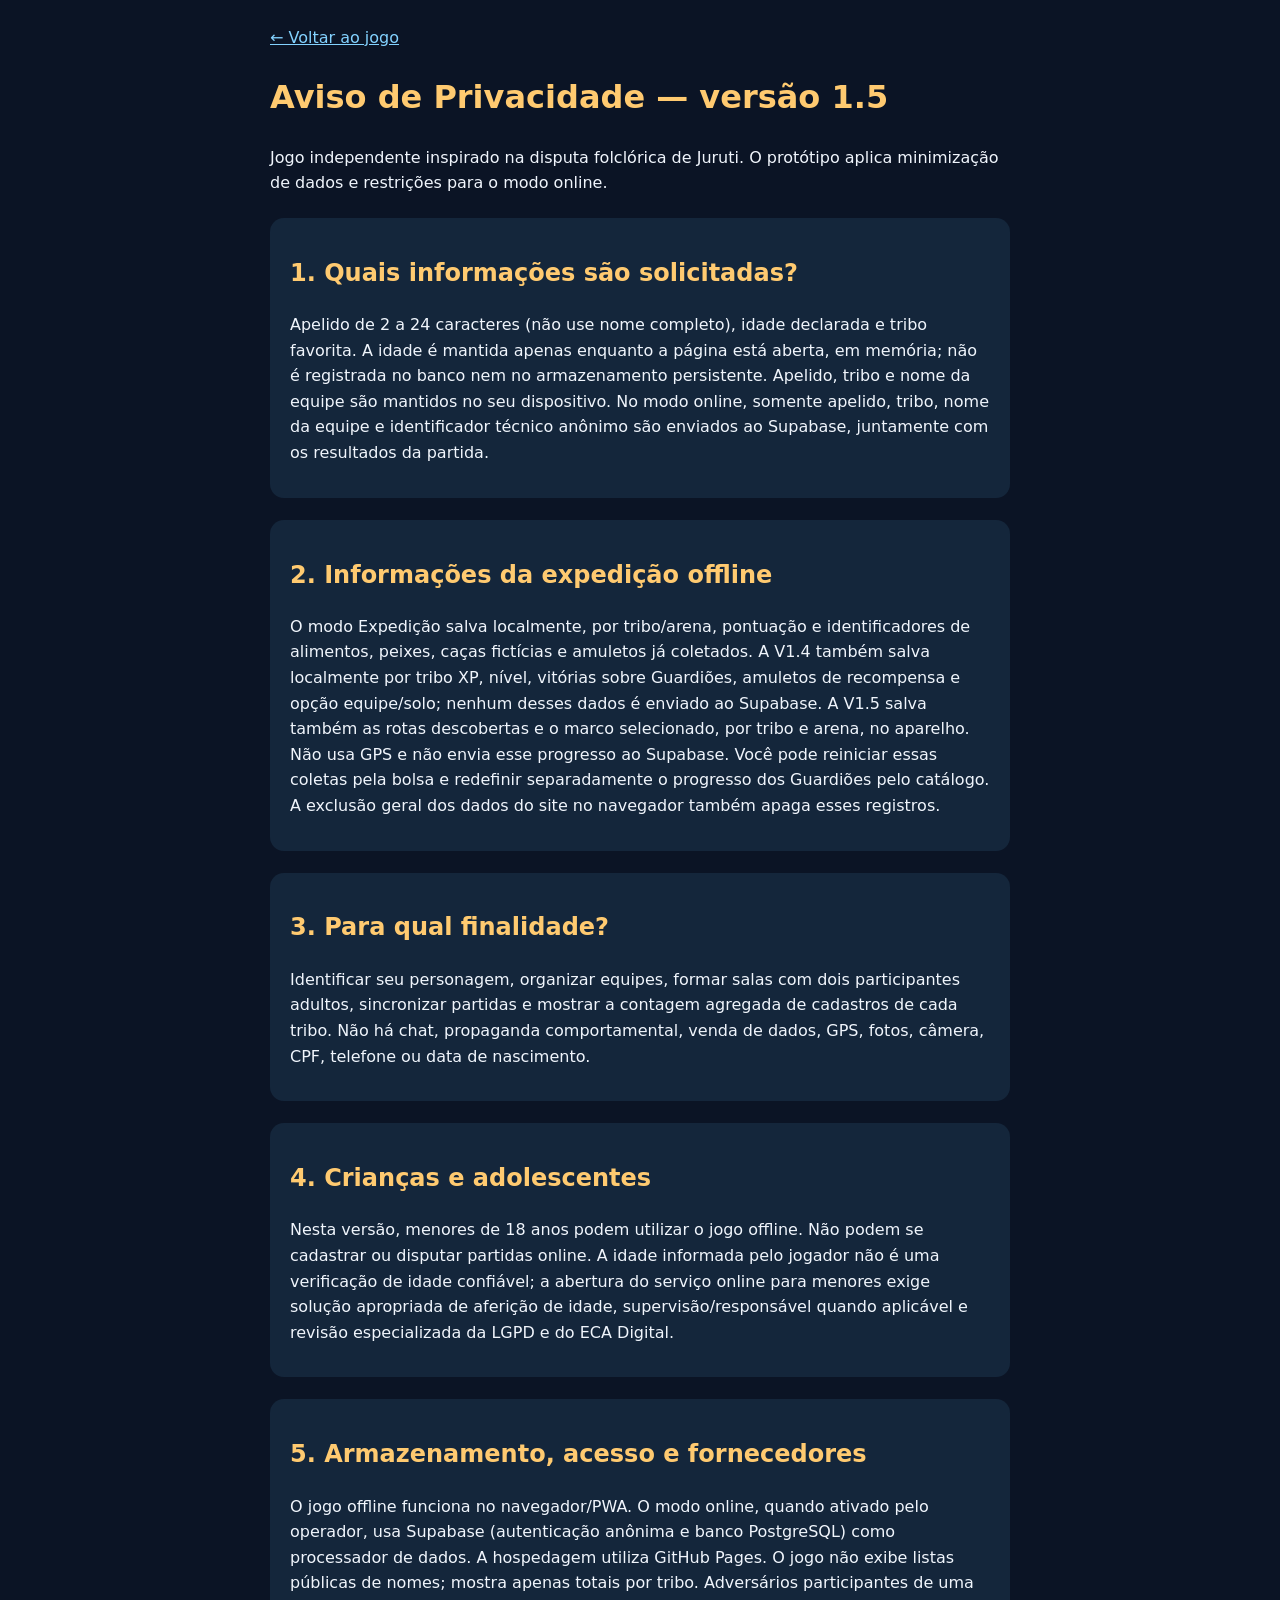
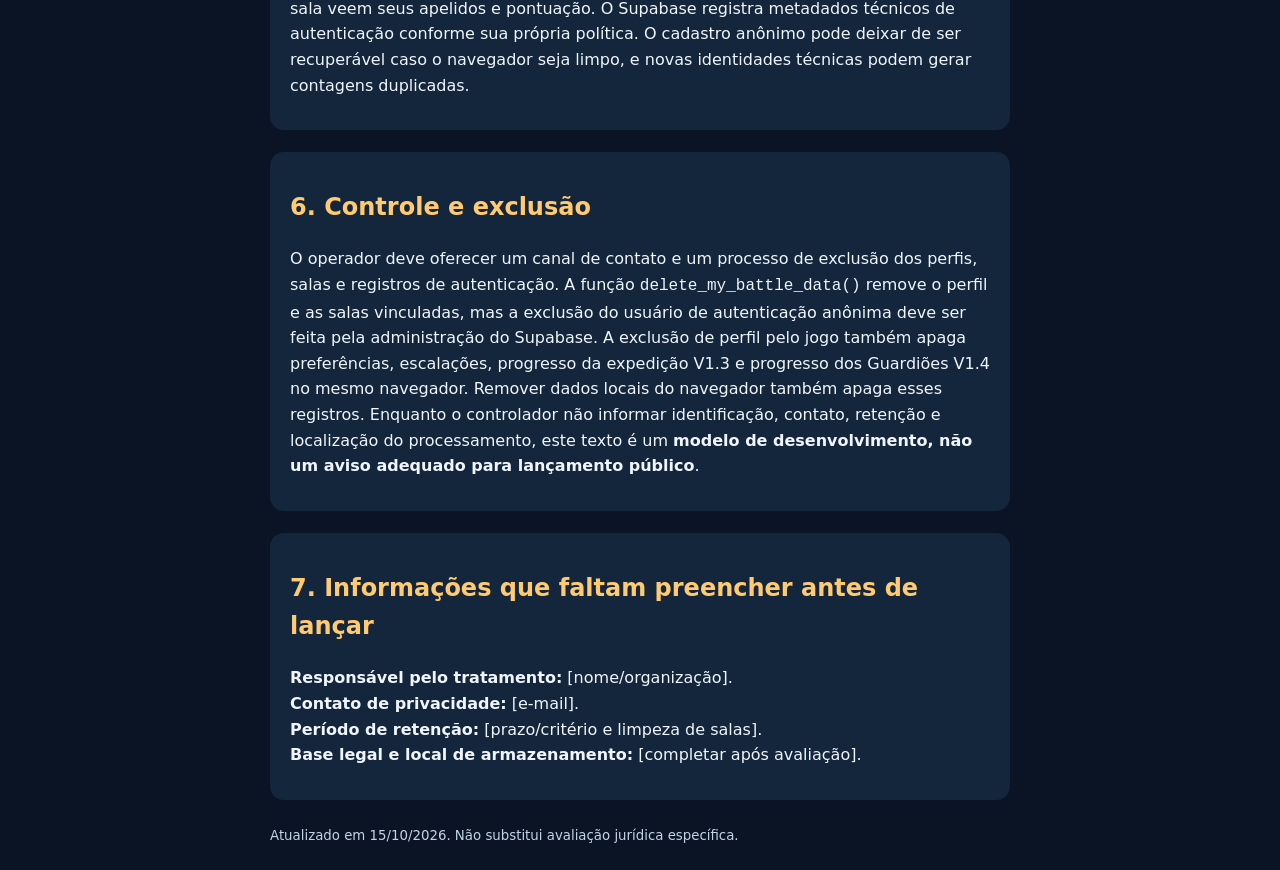
<file: privacidade.html>
<!doctype html><html lang="pt-BR"><head><meta charset="utf-8"><meta name="viewport" content="width=device-width,initial-scale=1"><meta name="theme-color" content="#0b1425"><title>Aviso de privacidade — Batalha Munduruku vs Muirapinima</title><style>body{background:#0b1425;color:#f0f5fc;font:16px/1.6 system-ui,sans-serif;margin:0;padding:25px}main{max-width:740px;margin:auto}h1,h2{color:#ffca70}a{color:#83d2ff}section{margin:22px 0;padding:16px 20px;background:#14263b;border-radius:14px}small{color:#c2d4e7}</style></head><body><main><a href="./">← Voltar ao jogo</a><h1>Aviso de Privacidade — versão 1.5</h1><p>Jogo independente inspirado na disputa folclórica de Juruti. O protótipo aplica minimização de dados e restrições para o modo online.</p>
<section><h2>1. Quais informações são solicitadas?</h2><p>Apelido de 2 a 24 caracteres (não use nome completo), idade declarada e tribo favorita. A idade é mantida apenas enquanto a página está aberta, em memória; não é registrada no banco nem no armazenamento persistente. Apelido, tribo e nome da equipe são mantidos no seu dispositivo. No modo online, somente apelido, tribo, nome da equipe e identificador técnico anônimo são enviados ao Supabase, juntamente com os resultados da partida.</p></section>
<section><h2>2. Informações da expedição offline</h2><p>O modo Expedição salva localmente, por tribo/arena, pontuação e identificadores de alimentos, peixes, caças fictícias e amuletos já coletados. A V1.4 também salva localmente por tribo XP, nível, vitórias sobre Guardiões, amuletos de recompensa e opção equipe/solo; nenhum desses dados é enviado ao Supabase. A V1.5 salva também as rotas descobertas e o marco selecionado, por tribo e arena, no aparelho. Não usa GPS e não envia esse progresso ao Supabase. Você pode reiniciar essas coletas pela bolsa e redefinir separadamente o progresso dos Guardiões pelo catálogo. A exclusão geral dos dados do site no navegador também apaga esses registros.</p></section>
<section><h2>3. Para qual finalidade?</h2><p>Identificar seu personagem, organizar equipes, formar salas com dois participantes adultos, sincronizar partidas e mostrar a contagem agregada de cadastros de cada tribo. Não há chat, propaganda comportamental, venda de dados, GPS, fotos, câmera, CPF, telefone ou data de nascimento.</p></section>
<section><h2>4. Crianças e adolescentes</h2><p>Nesta versão, menores de 18 anos podem utilizar o jogo offline. Não podem se cadastrar ou disputar partidas online. A idade informada pelo jogador não é uma verificação de idade confiável; a abertura do serviço online para menores exige solução apropriada de aferição de idade, supervisão/responsável quando aplicável e revisão especializada da LGPD e do ECA Digital.</p></section>
<section><h2>5. Armazenamento, acesso e fornecedores</h2><p>O jogo offline funciona no navegador/PWA. O modo online, quando ativado pelo operador, usa Supabase (autenticação anônima e banco PostgreSQL) como processador de dados. A hospedagem utiliza GitHub Pages. O jogo não exibe listas públicas de nomes; mostra apenas totais por tribo. Adversários participantes de uma sala veem seus apelidos e pontuação. O Supabase registra metadados técnicos de autenticação conforme sua própria política. O cadastro anônimo pode deixar de ser recuperável caso o navegador seja limpo, e novas identidades técnicas podem gerar contagens duplicadas.</p></section>
<section><h2>6. Controle e exclusão</h2><p>O operador deve oferecer um canal de contato e um processo de exclusão dos perfis, salas e registros de autenticação. A função <code>delete_my_battle_data()</code> remove o perfil e as salas vinculadas, mas a exclusão do usuário de autenticação anônima deve ser feita pela administração do Supabase. A exclusão de perfil pelo jogo também apaga preferências, escalações, progresso da expedição V1.3 e progresso dos Guardiões V1.4 no mesmo navegador. Remover dados locais do navegador também apaga esses registros. Enquanto o controlador não informar identificação, contato, retenção e localização do processamento, este texto é um <strong>modelo de desenvolvimento, não um aviso adequado para lançamento público</strong>.</p></section>
<section><h2>7. Informações que faltam preencher antes de lançar</h2><p><strong>Responsável pelo tratamento:</strong> [nome/organização].<br><strong>Contato de privacidade:</strong> [e-mail].<br><strong>Período de retenção:</strong> [prazo/critério e limpeza de salas].<br><strong>Base legal e local de armazenamento:</strong> [completar após avaliação].</p></section><small>Atualizado em 15/10/2026. Não substitui avaliação jurídica específica.</small></main></body></html>
</file>
